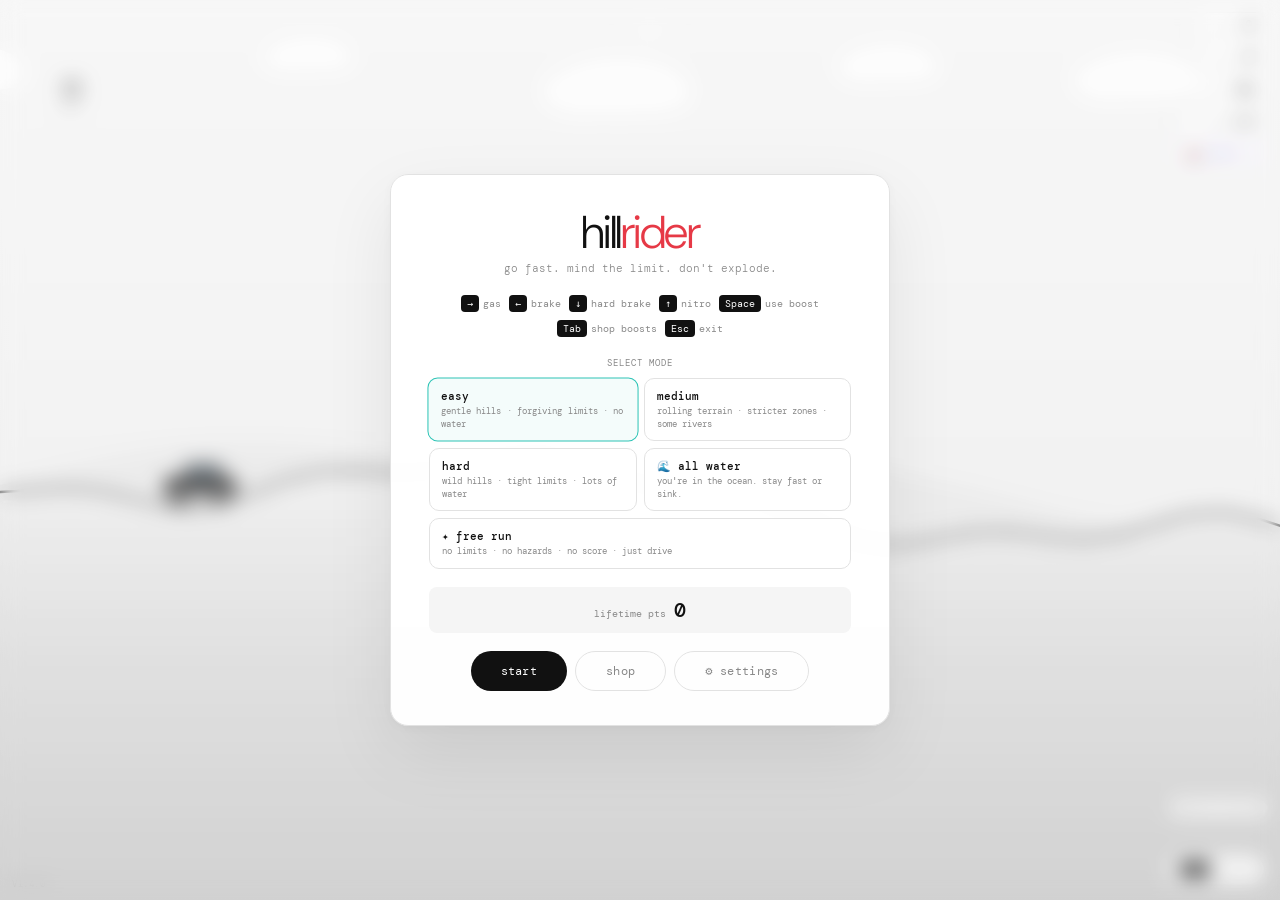
<file: index.html>
<!DOCTYPE html>
<html lang="en">
<head>
  <meta charset="UTF-8"/>
  <meta name="viewport" content="width=device-width,initial-scale=1.0"/>
  <meta name="description" content="go fast. mind the limit. don't explode.">
  <title>hill rider v1.4.0</title>
  <link rel="stylesheet" href="style.css"/>
  <link rel="apple-touch-icon" sizes="180x180" href="favicons/apple-touch-icon.png">
  <link rel="icon" type="image/png" sizes="32x32" href="favicons/favicon-32x32.png">
  <link rel="icon" type="image/png" sizes="16x16" href="favicons/favicon-16x16.png">
  <link rel="icon" type="image/x-icon" href="favicons/images/favicon.ico">
  <link rel="sitemap" type="application/xml" title="Sitemap" href="/sitemap.xml" />
</head>
<body>

<canvas id="game-canvas"></canvas>

<!-- ── SPEED WARNING ── -->
<div id="speed-warning" class="sw-hidden">
  <div id="sw-text">slow down!</div>
  <div id="sw-timer">0:300</div>
</div>

<!-- ── WELCOME ── -->
<div id="welcome-screen">
  <div class="overlay-panel">
    <div class="logo">hill<em>rider</em></div>
    <p class="sub">go fast. mind the limit. don't explode.</p>

    <div class="controls-row">
      <span class="ctrl-item"><kbd>→</kbd> gas</span>
      <span class="ctrl-item"><kbd>←</kbd> brake</span>
      <span class="ctrl-item"><kbd>↓</kbd> hard brake</span>
      <span class="ctrl-item"><kbd>↑</kbd> nitro</span>
      <span class="ctrl-item"><kbd>Space</kbd> use boost</span>
      <span class="ctrl-item"><kbd>Tab</kbd> shop boosts</span>
      <span class="ctrl-item"><kbd>Esc</kbd> exit</span>
    </div>

    <div class="section-label">select mode</div>
    <div id="mode-picker">
      <button class="mode-btn active" data-mode="easy">
        <span class="mode-name">easy</span>
        <span class="mode-desc">gentle hills · forgiving limits · no water</span>
      </button>
      <button class="mode-btn" data-mode="medium">
        <span class="mode-name">medium</span>
        <span class="mode-desc">rolling terrain · stricter zones · some rivers</span>
      </button>
      <button class="mode-btn" data-mode="hard">
        <span class="mode-name">hard</span>
        <span class="mode-desc">wild hills · tight limits · lots of water</span>
      </button>
      <button class="mode-btn" data-mode="water">
        <span class="mode-name">🌊 all water</span>
        <span class="mode-desc">you're in the ocean. stay fast or sink.</span>
      </button>
      <button class="mode-btn freerun-btn" data-mode="freerun">
        <span class="mode-name">✦ free run</span>
        <span class="mode-desc">no limits · no hazards · no score · just drive</span>
      </button>
    </div>

    <div id="lifetime-block">
      <span class="lt-label">lifetime pts</span>
      <span class="lt-value" id="lifetime-display">0</span>
    </div>

    <div id="modifier-active-banner" class="mod-active-banner hidden"></div>

    <div class="welcome-btns">
      <button class="pill-btn" id="start-btn">start</button>
      <button class="pill-btn ghost" id="open-shop-welcome">shop</button>
      <button class="pill-btn ghost" id="open-settings-btn">⚙ settings</button>
    </div>
  </div>
</div>

<!-- ── HUD ── -->
<div id="hud">
  <div id="speedo-col">
    <div id="speedometer">
      <canvas id="speedo-canvas" width="110" height="110"></canvas>
      <div id="speed-digits">0</div>
      <div id="speed-unit">mph</div>
    </div>
    <!-- Speed limit sign sits right below speedo, visible when in zone -->
    <div id="zone-sign" class="zs-hidden">
      <div class="zs-ring">
        <span id="zs-val">60</span>
        <span class="zs-unit">limit</span>
      </div>
    </div>
  </div>

  <div id="hud-center">
    <div id="mode-badge"></div>
    <div id="modifier-hud-badge"></div>
    <div id="freerun-banner" class="fr-hidden">no scoring · just drive</div>
  </div>

  <div id="hud-right">
    <div class="hud-chip" id="score-chip">
      <span class="chip-label">score</span>
      <span class="chip-val" id="score">0</span>
    </div>
    <div class="hud-chip">
      <span class="chip-label">total</span>
      <span class="chip-val" id="total-score">0</span>
    </div>
    <div class="hud-chip" id="dist-chip">
      <span class="chip-label">dist</span>
      <span class="chip-val" id="dist-val">0m</span>
    </div>
    <div class="hud-chip" id="diff-chip">
      <span class="chip-label">×diff</span>
      <span class="chip-val" id="diff-val">1.0</span>
    </div>
    <div class="hud-chip chip-hidden" id="cruise-chip">
      <span class="chip-val" id="cruise-val">🚗 press C</span>
    </div>
  </div>
</div>

<!-- ── PROXIMITY ALERTS container (injected by JS) ── -->
<div id="proximity-alerts"></div>

<!-- ── BOOST MENU ── -->
<div id="boost-menu" class="hidden">
  <div class="boost-menu-inner">
    <div class="boost-menu-title">instant boosts &nbsp;<kbd>Tab</kbd> to close</div>
    <div id="boost-menu-grid"></div>
  </div>
</div>
<div id="boost-hint"><kbd>Tab</kbd> boosts</div>

<!-- ── DEATH SCREEN — shop is via button only ── -->
<div id="death-screen" class="hidden">
  <div class="overlay-panel death-panel">
    <div class="death-emoji" id="death-emoji">💥</div>
    <div class="death-title" id="death-title">you exploded</div>
    <div class="death-reason" id="death-reason"></div>

    <div class="score-row">
      <div class="score-col">
        <div class="sc-label">this run</div>
        <div class="sc-val" id="final-score">0</div>
      </div>
      <div class="score-divider"></div>
      <div class="score-col">
        <div class="sc-label">lifetime pts</div>
        <div class="sc-val" id="lifetime-total">0</div>
      </div>
    </div>

    <div class="death-btns">
      <button class="pill-btn" id="restart-btn">try again</button>
      <button class="pill-btn ghost" id="open-shop-death">shop</button>
      <button class="pill-btn ghost" id="change-mode-btn">change mode</button>
      <button class="pill-btn ghost danger" id="reset-btn">reset all</button>
    </div>
  </div>
</div>

<!-- ── SHOP SCREEN (shared, opened from welcome or death) ── -->
<div id="shop-screen" class="hidden">
  <div class="overlay-panel death-panel">
    <div class="death-title">shop</div>
    <div class="death-reason">queue power-ups for your next run</div>
    <div class="score-row" style="margin-bottom:14px">
      <div class="score-col">
        <div class="sc-label">lifetime pts</div>
        <div class="sc-val" id="shop-lifetime">0</div>
      </div>
    </div>
    <div class="section-label">power-ups</div>
    <div id="shop-grid-welcome"></div>
    <div class="death-btns" style="margin-top:14px">
      <button class="pill-btn ghost" id="close-shop-btn">back</button>
    </div>
  </div>
</div>

<!-- ── ACTIVE POWERUP BADGES ── -->
<div id="active-powerups"></div>

<!-- ── STORED BOOSTS BAR (bottom centre) ── -->
<div id="stored-boosts-hud"></div>

<!-- ── OCEAN DEPTH HUD ── -->
<div id="depth-hud">
  <div class="depth-chip" id="depth-chip-m">
    <span class="depth-chip-label">depth</span>
    <span id="depth-val">0m</span>
  </div>
  <div class="depth-chip" id="depth-chip-warn" style="display:none">
    <span>⚠️ sinking</span>
  </div>
</div>

<!-- ── ZONE EDGE FLASH ── -->
<div id="zone-edge-flash"></div>

<!-- ── TOAST ── -->
<div id="toast"></div>

<!-- ── VERSION BADGE ── -->
<div id="version-badge">V1.4.0</div>

<!-- ── SETTINGS SCREEN ── -->
<div id="settings-screen" class="hidden">
  <div class="overlay-panel death-panel">
    <div class="death-title">settings</div>
    <div class="death-reason">audio &amp; difficulty modifiers</div>

    <div class="section-label">audio</div>
    <div class="settings-grid">
      <div class="setting-row">
        <span class="setting-label">🔊 sound effects</span>
        <button class="toggle-btn active" id="sound-toggle">on</button>
      </div>
      <div class="setting-row">
        <span class="setting-label">🎵 background music</span>
        <button class="toggle-btn active" id="music-toggle">on</button>
      </div>
    </div>

    <div class="section-label" style="margin-top:18px">difficulty modifier</div>
    <p class="mod-subtitle">stacks on top of selected mode · affects all modes</p>
    <div class="modifier-picker" id="modifier-picker">
      <button class="mod-btn" data-mod="easy">
        <span class="mod-name">🍃 easy</span>
        <span class="mod-desc">+50% speed limits · no obstacles · ×0.5 pts</span>
      </button>
      <button class="mod-btn" data-mod="normal">
        <span class="mod-name">● normal</span>
        <span class="mod-desc">default rules · standard scoring</span>
      </button>
      <button class="mod-btn" data-mod="hard">
        <span class="mod-name">💀 hard</span>
        <span class="mod-desc">−50% speed limits · ×3 obstacles · ×2 pts</span>
      </button>
    </div>

    <div class="death-btns" style="margin-top:18px">
      <button class="pill-btn ghost" id="close-settings-btn">back</button>
    </div>
  </div>
</div>

<!-- ── KONAMI KEY DISPLAY ── -->
<div id="konami-display"></div>

<!-- ── CHEAT LOCK SCREEN ── -->
<div id="cheat-lock" class="hidden">
  <div class="overlay-panel death-panel cheat-panel">
    <div class="death-emoji">🔐</div>
    <div class="death-title">enter code</div>
    <div class="death-reason" id="cheat-lock-hint">hint: birthday</div>
    <div class="cheat-digits" id="cheat-digits">
      <span class="cd-slot" id="cd0">_</span>
      <span class="cd-slot" id="cd1">_</span>
      <span class="cd-slot" id="cd2">_</span>
      <span class="cd-slot" id="cd3">_</span>
      <span class="cd-slot" id="cd4">_</span>
      <span class="cd-slot" id="cd5">_</span>
    </div>
    <div class="cheat-lock-err hidden" id="cheat-lock-err">✗ wrong code — try again</div>
    <div class="cheat-lock-opts">
      <button class="toggle-btn" id="cheat-show-btn">show</button>
      <button class="pill-btn ghost" id="cheat-lock-cancel">cancel</button>
    </div>
  </div>
</div>

<!-- ── CHEAT MENU ("race") ── -->
<div id="cheat-menu" class="hidden">
  <div class="overlay-panel death-panel cheat-panel">
    <div class="death-emoji">🎮</div>
    <div class="death-title">cheat menu</div>
    <div class="death-reason">type <kbd style="background:#e63946;color:#fff">race</kbd> anytime to open · <kbd>Esc</kbd> to close</div>
    <div class="section-label" style="margin-top:14px">select a cheat</div>
    <div id="cheat-menu-grid"></div>
    <div class="death-btns" style="margin-top:14px">
      <button class="pill-btn ghost" id="close-cheat-btn">close</button>
    </div>
  </div>
</div>

<!-- ── MOBILE / TABLET BLOCK ── -->
<div id="mobile-block" class="hidden">
  <div class="mobile-block-inner">
    <div class="mb-icon">🖥️</div>
    <h1 class="mb-title">desktop only</h1>
    <p class="mb-sub">hill rider needs a keyboard to play and isn't supported on mobile or tablet devices.</p>
    <p class="mb-sub mb-hint">open this page on a laptop or desktop computer to start driving.</p>
  </div>
</div>

<!-- ── REPORT ERROR BUTTON ── -->
<a id="report-error-btn" href="https://forms.gle/LC7K6S8KTzNj9bzL9" target="_blank" rel="noopener noreferrer">
  report an error
</a>

<!-- ── LOADING SCREEN ── -->
<div id="loading-screen" class="hidden">
  <div class="loading-inner">
    <div class="loading-dots">
      <span></span><span></span><span></span>
    </div>
    <div class="loading-text">generating track…</div>
  </div>
</div>

<script src="game.js"></script>
</body>
</html>
</file>
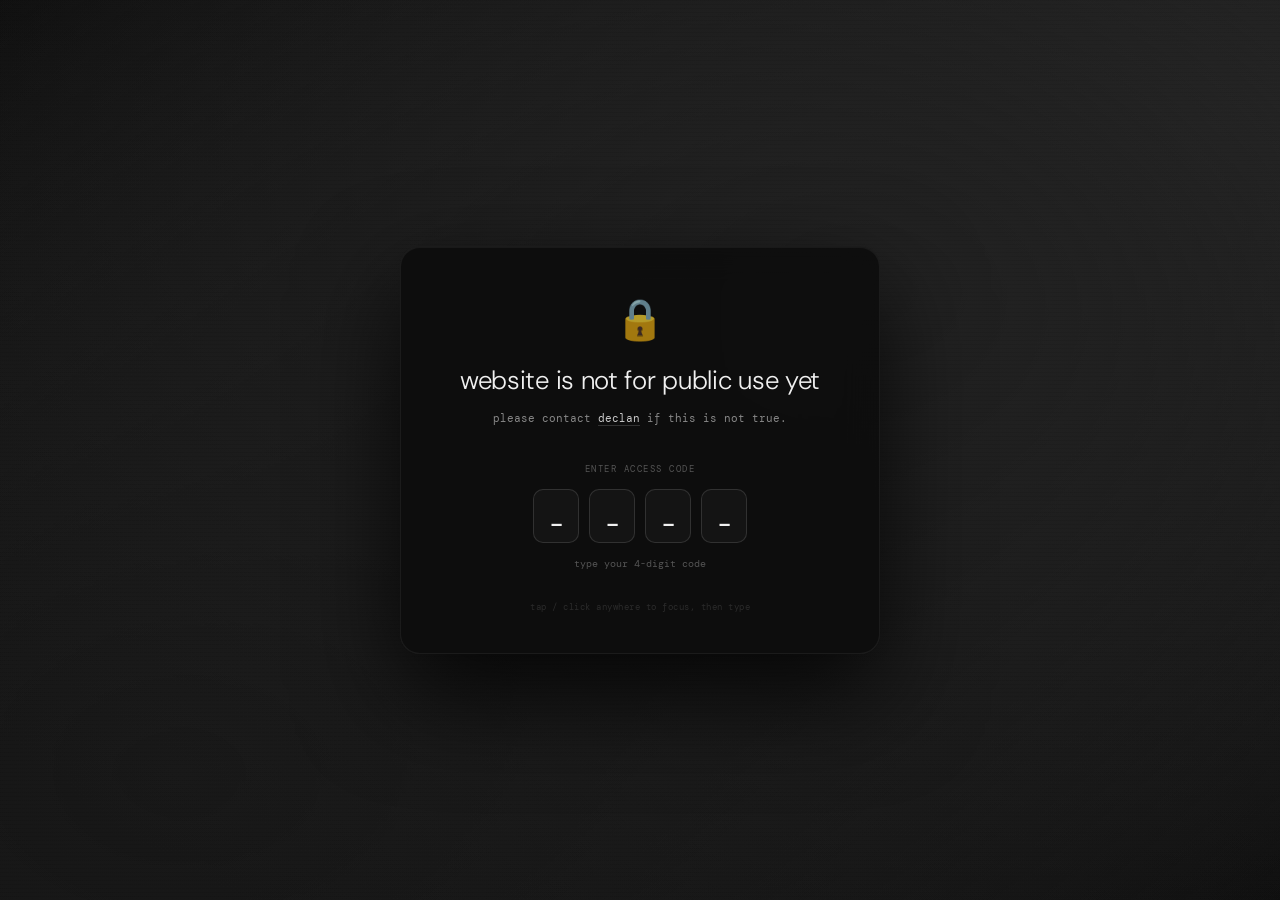
<file: dev.html>
<!DOCTYPE html>
<html lang="en">
<head>
  <meta charset="UTF-8"/>
  <meta name="viewport" content="width=device-width,initial-scale=1.0"/>
  <title>hill rider — not available</title>
  <style>
    @import url('https://fonts.googleapis.com/css2?family=DM+Sans:wght@300;400;600&family=DM+Mono:wght@400;500&display=swap');

    *, *::before, *::after { box-sizing: border-box; margin: 0; padding: 0; }

    :root {
      --ink:   #f0f0f0;
      --muted: #888;
      --dim:   #555;
      --line:  rgba(255,255,255,0.08);
      --red:   #e63946;
      --accent:#ccc;
    }

    /* ── Animated gradient background ── */
    body {
      min-height: 100dvh;
      display: flex;
      align-items: center;
      justify-content: center;
      font-family: 'DM Mono', monospace;
      overflow: hidden;
      background: #000;
    }

    /* Layered moving gradient blobs */
    body::before,
    body::after {
      content: '';
      position: fixed;
      inset: -40%;
      border-radius: 50%;
      animation: blobSpin 18s linear infinite;
      z-index: 0;
    }
    body::before {
      background: radial-gradient(ellipse at 40% 55%, #1a1a1a 0%, transparent 65%),
                  radial-gradient(ellipse at 75% 30%, #2a2a2a 0%, transparent 60%),
                  radial-gradient(ellipse at 20% 80%, #111 0%, transparent 55%);
      animation-duration: 22s;
    }
    body::after {
      background: radial-gradient(ellipse at 60% 40%, #222 0%, transparent 55%),
                  radial-gradient(ellipse at 30% 70%, #181818 0%, transparent 60%);
      animation-direction: reverse;
      animation-duration: 16s;
    }

    @keyframes blobSpin {
      0%   { transform: rotate(0deg)   scale(1);    }
      33%  { transform: rotate(120deg) scale(1.08); }
      66%  { transform: rotate(240deg) scale(0.96); }
      100% { transform: rotate(360deg) scale(1);    }
    }

    /* Scanline shimmer overlay */
    .scanlines {
      position: fixed;
      inset: 0;
      z-index: 1;
      background: repeating-linear-gradient(
        0deg,
        transparent,
        transparent 3px,
        rgba(0,0,0,0.07) 3px,
        rgba(0,0,0,0.07) 4px
      );
      pointer-events: none;
    }

    /* ── Card ── */
    .card {
      position: relative;
      z-index: 10;
      max-width: 480px;
      width: 90%;
      padding: 52px 44px 40px;
      border: 1px solid rgba(255,255,255,0.06);
      border-radius: 20px;
      background: rgba(12,12,12,0.88);
      backdrop-filter: blur(18px) saturate(0.6);
      text-align: center;
      box-shadow: 0 40px 100px rgba(0,0,0,0.8), inset 0 1px 0 rgba(255,255,255,0.05);
    }

    .lock-icon {
      font-size: 40px;
      line-height: 1;
      margin-bottom: 24px;
      opacity: 0.7;
    }

    h1 {
      font-family: 'DM Sans', sans-serif;
      font-weight: 300;
      font-size: 26px;
      letter-spacing: -0.3px;
      color: var(--ink);
      margin-bottom: 12px;
    }

    .subtitle {
      font-size: 11px;
      color: var(--muted);
      line-height: 1.7;
      margin-bottom: 36px;
    }

    .subtitle a {
      color: var(--accent);
      text-decoration: none;
      border-bottom: 1px solid rgba(255,255,255,0.15);
    }

    /* ── Code entry ── */
    .code-label {
      font-size: 9px;
      color: var(--dim);
      letter-spacing: 1.5px;
      text-transform: uppercase;
      margin-bottom: 14px;
    }

    .code-digits {
      display: flex;
      gap: 10px;
      justify-content: center;
      margin-bottom: 14px;
    }

    .cd-slot {
      width: 46px;
      height: 54px;
      border: 1.5px solid rgba(255,255,255,0.12);
      border-radius: 10px;
      background: rgba(255,255,255,0.03);
      display: flex;
      align-items: center;
      justify-content: center;
      font-family: 'DM Mono', monospace;
      font-size: 22px;
      font-weight: 500;
      color: var(--ink);
      transition: border-color 0.15s, background 0.15s;
    }

    .cd-slot.filled {
      border-color: rgba(255,255,255,0.28);
      background: rgba(255,255,255,0.05);
    }

    .cd-slot.error {
      border-color: var(--red);
      color: var(--red);
      animation: shake 0.36s ease;
    }

    .cd-slot.success {
      border-color: #2ec4b6;
      color: #2ec4b6;
    }

    @keyframes shake {
      0%,100% { transform: translateX(0); }
      20%      { transform: translateX(-5px); }
      50%      { transform: translateX(5px); }
      80%      { transform: translateX(-3px); }
    }

    .code-hint {
      font-size: 10px;
      color: var(--dim);
      margin-bottom: 10px;
      min-height: 16px;
      transition: color 0.15s;
    }

    .code-hint.err { color: #e63946; }
    .code-hint.ok  { color: #2ec4b6; }

    .code-instruction {
      font-size: 9px;
      color: rgba(255,255,255,0.12);
      margin-top: 28px;
      letter-spacing: 0.5px;
    }

    /* Hidden real input that captures keypresses */
    #real-input {
      position: absolute;
      opacity: 0;
      width: 0;
      height: 0;
      pointer-events: none;
    }
  </style>
</head>
<body>

<div class="scanlines"></div>

<div class="card" id="card">
  <div class="lock-icon">🔒</div>
  <h1>website is not for public use yet</h1>
  <p class="subtitle">
    please contact <a href="mailto:mrdkmkl@gmail.com">declan</a> if this is not true.
  </p>

  <div class="code-label">enter access code</div>
  <div class="code-digits">
    <span class="cd-slot" id="d0">_</span>
    <span class="cd-slot" id="d1">_</span>
    <span class="cd-slot" id="d2">_</span>
    <span class="cd-slot" id="d3">_</span>
  </div>
  <div class="code-hint" id="code-hint">type your 4-digit code</div>

  <input id="real-input" type="tel" inputmode="numeric" maxlength="4" autocomplete="off"/>

  <p class="code-instruction">tap / click anywhere to focus, then type</p>
</div>

<script>
  const CORRECT = '2013';
  const slots   = [
    document.getElementById('d0'),
    document.getElementById('d1'),
    document.getElementById('d2'),
    document.getElementById('d3'),
  ];
  const hintEl  = document.getElementById('code-hint');
  const input   = document.getElementById('real-input');
  let   typed   = '';
  let   locked  = false;

  // Focus hidden input on any click/tap
  document.addEventListener('click', () => input.focus());
  document.addEventListener('touchstart', () => input.focus(), { passive:true });
  setTimeout(() => input.focus(), 200);

  function render() {
    slots.forEach((sl, i) => {
      const ch = typed[i];
      sl.textContent = ch ? '•' : '_';
      sl.classList.toggle('filled', !!ch);
      sl.classList.remove('error', 'success');
    });
    hintEl.className = 'code-hint';
    hintEl.textContent = typed.length === 0 ? 'type your 4-digit code' : `${typed.length} / 4 digits`;
  }

  function flash(state) {
    // state: 'error' | 'success'
    slots.forEach(sl => sl.classList.add(state));
    if (state === 'error') {
      hintEl.className = 'code-hint err';
      hintEl.textContent = '✗ wrong code — try again';
      setTimeout(() => { typed = ''; input.value = ''; render(); }, 820);
    } else {
      hintEl.className = 'code-hint ok';
      hintEl.textContent = '✓ access granted — entering…';
      // Set bypass flag so game.js DEV_MODE gate lets you through
      try { localStorage.setItem('hillrider_devBypass', 'true'); } catch(e) {}
      setTimeout(() => window.location.replace('index.html'), 900);
    }
  }

  input.addEventListener('input', () => {
    if (locked) return;
    // strip non-digits
    const raw = input.value.replace(/\D/g,'').slice(0, 4);
    input.value = raw;
    typed = raw;
    render();
    if (typed.length === 4) {
      locked = true;
      setTimeout(() => {
        if (typed === CORRECT) {
          flash('success');
        } else {
          flash('error');
          setTimeout(() => { locked = false; }, 830);
        }
      }, 120);
    }
  });

  // Physical keyboard fallback (desktop)
  document.addEventListener('keydown', e => {
    if (locked) return;
    if (e.key >= '0' && e.key <= '9' && typed.length < 4) {
      typed += e.key;
      input.value = typed;
      render();
      if (typed.length === 4) {
        locked = true;
        setTimeout(() => {
          if (typed === CORRECT) {
            flash('success');
          } else {
            flash('error');
            setTimeout(() => { locked = false; }, 830);
          }
        }, 120);
      }
    } else if (e.key === 'Backspace') {
      typed = typed.slice(0, -1);
      input.value = typed;
      render();
    }
  });

  render();
</script>
</body>
</html>
</file>
<file: style.css>
@import url('https://fonts.googleapis.com/css2?family=DM+Mono:wght@300;400;500&family=DM+Sans:wght@300;400;500&display=swap');

*,*::before,*::after{box-sizing:border-box;margin:0;padding:0}

:root{
  --ink:#111;--muted:#888;--line:#e2e2e2;--bg:#fff;
  --red:#e63946;--teal:#2ec4b6;--amber:#f4a261;
  --gold:#f9c74f;--water:#4a9edd;--violet:#7b68ee;
  --panel:rgba(255,255,255,0.97);
  --ease:cubic-bezier(0.16,1,0.3,1);
}

body{background:var(--bg);font-family:'DM Mono',monospace;overflow:hidden;width:100vw;height:100vh;color:var(--ink)}
#game-canvas{display:block;position:fixed;inset:0;width:100vw;height:100vh}

/* ──────────────────────────────
   SPEED WARNING
────────────────────────────── */
#speed-warning{
  position:fixed;inset:0;z-index:200;pointer-events:none;
  display:flex;flex-direction:column;align-items:center;justify-content:center;
  background:rgba(230,57,70,0);
  transition:background 0.15s ease;
}
#speed-warning.sw-active{background:rgba(230,57,70,0.2)}
#speed-warning.sw-hidden{display:none}

#sw-text{
  font-family:'DM Sans',sans-serif;font-size:54px;font-weight:300;
  color:var(--red);letter-spacing:-1px;
  opacity:0;transform:scale(0.88);
  transition:opacity 0.18s var(--ease),transform 0.2s var(--ease);
  text-shadow:0 2px 24px rgba(230,57,70,0.25);
}
#speed-warning.sw-active #sw-text{opacity:1;transform:scale(1)}

#sw-timer{
  font-family:'DM Mono',monospace;font-size:30px;font-weight:500;
  color:var(--red);margin-top:8px;letter-spacing:3px;
  font-variant-numeric:tabular-nums;
  opacity:0;transition:opacity 0.18s;
}
#speed-warning.sw-active #sw-timer{opacity:0.9}

/* ──────────────────────────────
   OVERLAYS
────────────────────────────── */
#welcome-screen,#death-screen,#shop-screen{
  position:fixed;inset:0;z-index:100;
  display:flex;align-items:center;justify-content:center;
  backdrop-filter:blur(10px) saturate(0.65);
  background:rgba(255,255,255,0.22);
  transition:opacity 0.3s var(--ease);
}
#welcome-screen.fade-out{opacity:0;pointer-events:none}
#death-screen.hidden,#shop-screen.hidden{display:none}

.overlay-panel{
  background:var(--panel);border:1px solid var(--line);border-radius:18px;
  padding:34px 38px;max-width:500px;width:94%;text-align:center;
  box-shadow:0 28px 70px rgba(0,0,0,0.08),0 2px 8px rgba(0,0,0,0.04);
  animation:panelIn 0.4s var(--ease) both;
  max-height:90vh;overflow-y:auto;scrollbar-width:none;
}
.overlay-panel::-webkit-scrollbar{display:none}
@keyframes panelIn{from{opacity:0;transform:translateY(14px)}to{opacity:1;transform:translateY(0)}}

.logo{font-family:'DM Sans',sans-serif;font-weight:300;font-size:46px;letter-spacing:-1.5px;line-height:1;margin-bottom:6px}
.logo em{font-style:normal;color:var(--red)}
.sub{font-size:11px;color:var(--muted);margin-bottom:20px;font-weight:300}

.controls-row{display:flex;flex-wrap:wrap;gap:8px;justify-content:center;margin-bottom:20px}
.ctrl-item{font-size:10px;color:var(--muted);display:flex;align-items:center;gap:4px}
kbd{background:var(--ink);color:#fff;border-radius:4px;padding:2px 6px;font-family:'DM Mono',monospace;font-size:10px}

.section-label{font-size:9px;color:var(--muted);letter-spacing:1px;text-transform:uppercase;margin-bottom:9px}

/* ──────────────────────────────
   MODE PICKER
────────────────────────────── */
#mode-picker{display:grid;grid-template-columns:1fr 1fr;gap:7px;margin-bottom:18px}
.freerun-btn{grid-column:1/-1}

.mode-btn{
  background:#fff;border:1.5px solid var(--line);border-radius:10px;
  padding:10px 12px;cursor:pointer;text-align:left;
  transition:border-color 0.16s,transform 0.14s var(--ease),box-shadow 0.16s;
  font-family:'DM Mono',monospace;
}
.mode-btn:hover{border-color:var(--ink);transform:translateY(-1px);box-shadow:0 4px 14px rgba(0,0,0,0.07)}
.mode-btn.active{border-color:var(--ink);background:#f8f8f8}
.mode-btn[data-mode="easy"].active{border-color:var(--teal);background:rgba(46,196,182,0.05)}
.mode-btn[data-mode="hard"].active{border-color:var(--red);background:rgba(230,57,70,0.04)}
.mode-btn[data-mode="water"].active{border-color:var(--water);background:rgba(74,158,221,0.06)}
.mode-btn[data-mode="freerun"].active{border-color:var(--violet);background:rgba(123,104,238,0.05)}
.mode-name{display:block;font-size:11px;font-weight:500;color:var(--ink);margin-bottom:2px}
.mode-desc{display:block;font-size:9px;color:var(--muted);line-height:1.4}

#lifetime-block{
  display:flex;align-items:baseline;justify-content:center;gap:8px;
  margin-bottom:18px;padding:10px 16px;background:#f5f5f5;border-radius:8px;
}
.lt-label{font-size:10px;color:var(--muted)}
.lt-value{font-size:20px;font-weight:500;letter-spacing:-0.5px}

/* ──────────────────────────────
   BUTTONS
────────────────────────────── */
.pill-btn{
  font-family:'DM Mono',monospace;font-size:12px;background:var(--ink);
  color:#fff;border:none;padding:11px 30px;cursor:pointer;border-radius:100px;
  transition:transform 0.13s var(--ease),opacity 0.13s;letter-spacing:0.3px;
}
.pill-btn:hover{transform:translateY(-1px);opacity:0.87}
.pill-btn:active{transform:translateY(1px)}
.pill-btn.ghost{background:transparent;color:var(--muted);border:1px solid var(--line)}
.pill-btn.ghost:hover{color:var(--ink);border-color:var(--ink)}
.pill-btn.danger{color:var(--red);border-color:rgba(230,57,70,0.3)}
.pill-btn.danger:hover{border-color:var(--red)}
.welcome-btns,.death-btns{display:flex;gap:8px;justify-content:center;flex-wrap:wrap}

/* ──────────────────────────────
   HUD
────────────────────────────── */
#hud{
  position:fixed;top:0;left:0;right:0;pointer-events:none;
  z-index:50;display:flex;justify-content:space-between;align-items:flex-start;
  padding:12px 16px;
}

#speedo-col{display:flex;flex-direction:column;align-items:center;flex-shrink:0;gap:6px}

#speedometer{position:relative;width:110px;height:110px}
#speed-digits{
  position:absolute;bottom:20px;left:50%;transform:translateX(-50%);
  font-family:'DM Sans',sans-serif;font-size:26px;font-weight:400;
  color:var(--ink);line-height:1;letter-spacing:-1px;
  transition:color 0.3s;
}
#speed-digits.boosting{color:var(--teal)}
#speed-unit{
  position:absolute;bottom:9px;left:50%;transform:translateX(-50%);
  font-size:8px;color:var(--muted);letter-spacing:1px;
}

/* ── ZONE SIGN below speedo ── */
#zone-sign{
  width:58px;height:58px;
  border-radius:50%;
  background:#fff;
  border:4px solid var(--red);
  display:flex;align-items:center;justify-content:center;
  box-shadow:0 2px 12px rgba(230,57,70,0.18);
  opacity:1;transform:scale(1);
  transition:opacity 0.25s var(--ease),transform 0.25s var(--ease);
}
#zone-sign.zs-hidden{opacity:0;transform:scale(0.75);pointer-events:none}
.zs-ring{display:flex;flex-direction:column;align-items:center;justify-content:center;gap:1px}
#zs-val{font-family:'DM Sans',sans-serif;font-size:16px;font-weight:500;color:var(--ink);line-height:1}
.zs-unit{font-size:7px;color:var(--muted);letter-spacing:0.5px;line-height:1}

#hud-center{
  flex:1;display:flex;flex-direction:column;
  align-items:center;padding-top:14px;gap:7px;
}
#mode-badge{
  background:rgba(255,255,255,0.9);border:1px solid var(--line);
  border-radius:100px;padding:4px 14px;font-size:10px;color:var(--muted);
  backdrop-filter:blur(4px);
}

#freerun-banner{
  background:rgba(123,104,238,0.1);border:1px solid rgba(123,104,238,0.3);
  border-radius:100px;padding:4px 14px;font-size:9px;color:var(--violet);
  backdrop-filter:blur(4px);letter-spacing:0.3px;
  transition:opacity 0.3s,transform 0.3s var(--ease);
}
#freerun-banner.fr-hidden{opacity:0;transform:translateY(-4px);pointer-events:none}

#hud-right{display:flex;flex-direction:column;align-items:flex-end;gap:5px}
.hud-chip{
  background:rgba(255,255,255,0.92);border:1px solid var(--line);
  border-radius:8px;padding:4px 10px;display:flex;align-items:baseline;gap:6px;
  backdrop-filter:blur(4px);
  transition:opacity 0.25s var(--ease),transform 0.25s var(--ease);
}
.hud-chip.chip-hidden{opacity:0;transform:translateY(-3px);pointer-events:none}
.chip-label{font-size:8px;color:var(--muted);letter-spacing:0.5px}
.chip-val{font-size:13px;font-weight:500;letter-spacing:-0.3px;transition:color 0.3s}

/* NOTE: no animation:blink on #limit-chip — zone-sign handles the visual */
#diff-chip .chip-val{transition:color 0.6s}

/* ──────────────────────────────
   PROXIMITY ALERTS
────────────────────────────── */
#proximity-alerts{
  position:fixed;top:132px;left:50%;transform:translateX(-50%);
  display:flex;flex-direction:column;align-items:center;gap:7px;
  z-index:60;pointer-events:none;
}

.prox-alert{
  display:flex;align-items:center;gap:10px;
  background:rgba(255,255,255,0.94);
  border:1.5px solid var(--line);border-radius:100px;
  padding:7px 18px 7px 13px;
  backdrop-filter:blur(10px);
  box-shadow:0 4px 20px rgba(0,0,0,0.07);
  opacity:0;transform:translateY(-8px) scale(0.95);
  transition:opacity 0.22s var(--ease),transform 0.24s var(--ease),border-color 0.2s;
  white-space:nowrap;
  will-change:opacity,transform;
}
.prox-alert.prox-visible{opacity:1;transform:translateY(0) scale(1)}
.prox-zone{border-color:rgba(230,57,70,0.35)}
.prox-zone.prox-visible .pa-title{color:var(--red)}
.prox-obs{border-color:rgba(244,162,97,0.4)}
.prox-obs.pa-urgent{border-color:rgba(244,162,97,0.85);animation:obsUrgent 0.45s ease-in-out infinite}
.prox-water{border-color:rgba(74,158,221,0.4)}
.prox-water-active{border-color:rgba(74,158,221,0.8);animation:waterPulse 0.85s ease-in-out infinite}

@keyframes obsUrgent{0%,100%{box-shadow:0 4px 20px rgba(244,162,97,0.08)}50%{box-shadow:0 4px 28px rgba(244,162,97,0.38)}}
@keyframes waterPulse{0%,100%{box-shadow:0 4px 20px rgba(74,158,221,0.08)}50%{box-shadow:0 4px 28px rgba(74,158,221,0.35)}}

.pa-icon{font-size:16px;line-height:1;flex-shrink:0}
.pa-body{display:flex;flex-direction:column}
.pa-title{font-size:11px;font-weight:500;color:var(--ink);letter-spacing:0.1px;line-height:1.2}
.pa-sub{font-size:9px;color:var(--muted);letter-spacing:0.2px;line-height:1.2}
.pa-dist{font-variant-numeric:tabular-nums;font-weight:500;color:var(--ink)}

/* ──────────────────────────────
   BOOST MENU
────────────────────────────── */
#boost-menu{
  position:fixed;inset:0;z-index:80;
  display:flex;align-items:center;justify-content:center;
  backdrop-filter:blur(8px) saturate(0.65);
  background:rgba(255,255,255,0.2);
}
#boost-menu.hidden{display:none}
.boost-menu-inner{
  background:var(--panel);border:1px solid var(--line);border-radius:16px;
  padding:26px 30px;max-width:440px;width:92%;
  animation:panelIn 0.26s var(--ease) both;
}
.boost-menu-title{font-size:10px;color:var(--muted);margin-bottom:14px;display:flex;align-items:center;justify-content:center;gap:8px}

#boost-hint{
  position:fixed;bottom:16px;right:16px;z-index:50;
  background:rgba(255,255,255,0.88);border:1px solid var(--line);
  border-radius:100px;padding:5px 12px;font-size:10px;color:var(--muted);
  backdrop-filter:blur(4px);display:flex;align-items:center;gap:5px;pointer-events:none;
}

/* ──────────────────────────────
   DEATH SCREEN
────────────────────────────── */
.death-panel{max-width:480px}
.death-emoji{font-size:44px;line-height:1;margin-bottom:8px}
.death-title{font-family:'DM Sans',sans-serif;font-size:30px;font-weight:300;letter-spacing:-0.5px;margin-bottom:3px}
.death-reason{font-size:10px;color:var(--muted);margin-bottom:18px;letter-spacing:0.3px;min-height:14px}

.score-row{display:flex;align-items:center;justify-content:center;margin-bottom:20px;background:#f7f7f7;border-radius:10px;overflow:hidden}
.score-col{flex:1;padding:12px 14px}
.score-divider{width:1px;height:36px;background:var(--line);flex-shrink:0}
.sc-label{font-size:8px;color:var(--muted);letter-spacing:0.5px;margin-bottom:3px}
.sc-val{font-size:24px;font-weight:500;letter-spacing:-1px}

/* ──────────────────────────────
   SHOP CARDS
────────────────────────────── */
#shop-grid-welcome,#boost-menu-grid{display:grid;grid-template-columns:1fr 1fr;gap:7px;margin-bottom:14px}
#boost-menu-grid{margin-bottom:0}

.shop-card{
  border:1px solid var(--line);border-radius:10px;padding:11px 12px;
  text-align:left;cursor:pointer;background:#fff;
  transition:border-color 0.15s,transform 0.13s var(--ease),box-shadow 0.15s;
}
.shop-card:hover:not(.disabled):not(.owned){border-color:var(--ink);transform:translateY(-1px);box-shadow:0 4px 14px rgba(0,0,0,0.07)}
.shop-card.disabled{opacity:0.32;cursor:not-allowed}
.shop-card.owned{border-color:var(--teal);background:rgba(46,196,182,0.04);cursor:default}
.shop-card.boost-card{border-color:rgba(244,162,97,0.45);background:rgba(244,162,97,0.04)}
.shop-card.boost-card:hover:not(.disabled){border-color:var(--amber)}

.shop-card-icon{font-size:17px;margin-bottom:4px}
.shop-card-name{font-size:11px;font-weight:500;color:var(--ink);margin-bottom:2px}
.shop-card-desc{font-size:9px;color:var(--muted);line-height:1.4;margin-bottom:5px}
.shop-card-cost{font-size:9px;color:var(--ink);background:#f0f0f0;border-radius:4px;padding:2px 6px;display:inline-block}
.shop-card.owned .shop-card-cost{background:rgba(46,196,182,0.15);color:var(--teal)}
.shop-card.boost-card .shop-card-cost{background:rgba(244,162,97,0.18);color:#a05010}
.cost-rising{font-size:8px;color:var(--muted);margin-left:3px}

/* ──────────────────────────────
   ACTIVE BADGES
────────────────────────────── */
#active-powerups{
  position:fixed;bottom:18px;left:50%;transform:translateX(-50%);
  display:flex;gap:6px;flex-wrap:wrap;justify-content:center;
  pointer-events:none;z-index:50;max-width:80vw;
}
.ap-badge{
  background:rgba(255,255,255,0.93);border:1px solid var(--line);
  border-radius:100px;padding:4px 11px;font-size:10px;color:var(--ink);
  display:flex;align-items:center;gap:4px;backdrop-filter:blur(4px);
  animation:badgeIn 0.26s var(--ease) both;
}
@keyframes badgeIn{from{opacity:0;transform:translateY(5px)}to{opacity:1;transform:translateY(0)}}

/* ──────────────────────────────
   ZONE EDGE FLASH
────────────────────────────── */
#zone-edge-flash{
  position:fixed;inset:0;pointer-events:none;z-index:55;
  background:radial-gradient(ellipse at center,transparent 55%,rgba(230,57,70,0.15) 100%);
  opacity:0;transition:opacity 0.3s;
}
#zone-edge-flash.flash{opacity:1}

/* ──────────────────────────────
   TOAST
────────────────────────────── */
#toast{
  position:fixed;bottom:52px;left:50%;
  transform:translateX(-50%) translateY(0);
  background:var(--ink);color:#fff;font-size:11px;
  padding:7px 16px;border-radius:100px;
  pointer-events:none;z-index:300;opacity:0;white-space:nowrap;
  transition:opacity 0.24s,transform 0.24s var(--ease);
}
#toast.show{opacity:1;transform:translateX(-50%) translateY(-4px)}

/* ──────────────────────────────
   MATH QUIZ (ocean mode)
────────────────────────────── */
#math-quiz {
  position: fixed;
  bottom: 80px;
  left: 50%;
  transform: translateX(-50%);
  z-index: 250;
  background: rgba(5, 15, 40, 0.92);
  border: 1.5px solid rgba(74, 158, 221, 0.6);
  border-radius: 14px;
  padding: 16px 24px;
  min-width: 280px;
  display: none;
  flex-direction: column;
  align-items: center;
  gap: 8px;
  backdrop-filter: blur(12px);
  box-shadow: 0 8px 32px rgba(0,20,60,0.5), 0 0 0 1px rgba(74,158,221,0.15);
  animation: mathIn 0.3s var(--ease) both;
  pointer-events: none;
}
@keyframes mathIn {
  from { opacity:0; transform:translateX(-50%) translateY(12px) scale(0.94); }
  to   { opacity:1; transform:translateX(-50%) translateY(0) scale(1); }
}
.mq-title {
  font-size: 9px; letter-spacing: 1px; text-transform: uppercase;
  color: rgba(120,180,255,0.7);
}
.mq-q {
  font-family: 'DM Sans', sans-serif;
  font-size: 26px; font-weight: 300; color: #fff;
  letter-spacing: -0.5px;
}
.mq-input {
  font-size: 22px; font-weight: 500; color: #2ec4b6;
  letter-spacing: 1px; min-height: 32px;
  border-bottom: 1.5px solid rgba(46,196,182,0.4);
  padding: 0 8px; min-width: 80px; text-align: center;
}
.mq-cursor { animation: blink 0.8s step-end infinite; opacity:0.7; }
@keyframes blink { 0%,100%{opacity:0.7} 50%{opacity:0} }
.mq-wrong {
  font-size: 9px; color: #e63946;
  background: rgba(230,57,70,0.12);
  border-radius: 4px; padding: 2px 8px;
}
.mq-hint { font-size: 8px; color: rgba(120,180,255,0.45); letter-spacing:0.3px; }

/* ──────────────────────────────
   OCEAN DEPTH HUD
────────────────────────────── */
#depth-hud {
  position: fixed;
  left: 16px;
  top: 50%;
  transform: translateY(-50%);
  z-index: 50;
  display: none;
  flex-direction: column;
  align-items: flex-start;
  gap: 4px;
  pointer-events: none;
}
#depth-hud.visible { display: flex; }
.depth-chip {
  background: rgba(5,20,50,0.75);
  border: 1px solid rgba(74,158,221,0.35);
  border-radius: 8px; padding: 4px 10px;
  font-size: 11px; color: rgba(120,200,255,0.9);
  backdrop-filter: blur(6px);
  display: flex; gap: 6px; align-items: baseline;
}
.depth-chip-label { font-size: 8px; color: rgba(100,160,220,0.6); }
.depth-danger { border-color: rgba(230,57,70,0.6); color: #e63946; }

/* ── CRUISE CONTROL chip ── */
#cruise-chip {
  border-color: rgba(123,104,238,0.3);
  transition: border-color 0.3s;
}
#cruise-chip .chip-val {
  color: #7b68ee;
  font-size: 11px;
}

/* ── MATH QUIZ refresh — ensure pointer-events work ── */
#math-quiz { pointer-events: all; }

/* ── Ocean depth chip danger state ── */
#depth-chip-m.depth-danger {
  border-color: rgba(230,57,70,0.7) !important;
  animation: depthDanger 0.6s ease-in-out infinite;
}
@keyframes depthDanger {
  0%,100% { box-shadow: 0 2px 6px rgba(230,57,70,0.1); }
  50%     { box-shadow: 0 2px 16px rgba(230,57,70,0.5); }
}

/* ── Math quiz: larger, clearer layout ── */
#math-quiz {
  min-width: 320px;
  max-width: 440px;
}
.mq-q {
  font-size: 32px;
  letter-spacing: -1px;
}
.mq-input {
  font-size: 28px;
  min-width: 100px;
}

/* ── Proximity alert for ocean obstacles ── */
.prox-water-active .pa-title { color: var(--water); font-weight: 600; }

/* ──────────────────────────────
   VERSION BADGE
────────────────────────────── */
#version-badge {
  position: fixed;
  bottom: 10px;
  left: 12px;
  z-index: 60;
  font-family: 'DM Mono', monospace;
  font-size: 9px;
  color: rgba(0,0,0,0.28);
  letter-spacing: 0.5px;
  pointer-events: none;
  user-select: none;
}

/* ──────────────────────────────
   SETTINGS SCREEN
────────────────────────────── */
#settings-screen{
  position:fixed;inset:0;z-index:100;
  display:flex;align-items:center;justify-content:center;
  backdrop-filter:blur(10px) saturate(0.65);
  background:rgba(255,255,255,0.22);
}
#settings-screen.hidden{display:none}

.settings-grid{
  display:flex;flex-direction:column;gap:8px;margin-bottom:4px;
}
.setting-row{
  display:flex;align-items:center;justify-content:space-between;
  background:#f7f7f7;border-radius:10px;padding:10px 14px;
}
.setting-label{font-size:11px;color:var(--ink)}

.toggle-btn{
  font-family:'DM Mono',monospace;font-size:11px;
  padding:5px 16px;border-radius:100px;border:1.5px solid var(--line);
  background:#fff;color:var(--muted);cursor:pointer;
  transition:all 0.16s var(--ease);min-width:48px;
}
.toggle-btn.active{
  background:var(--teal);border-color:var(--teal);
  color:#fff;
}

/* ── MODIFIER PICKER ── */
.mod-subtitle{
  font-size:9px;color:var(--muted);margin-bottom:10px;letter-spacing:0.2px;
}
.modifier-picker{
  display:grid;grid-template-columns:1fr 1fr 1fr;gap:7px;margin-bottom:4px;
}
.mod-btn{
  background:#fff;border:1.5px solid var(--line);border-radius:10px;
  padding:10px 10px;cursor:pointer;text-align:left;
  transition:border-color 0.16s,transform 0.14s var(--ease),box-shadow 0.16s;
  font-family:'DM Mono',monospace;
}
.mod-btn:hover{border-color:var(--ink);transform:translateY(-1px);box-shadow:0 4px 14px rgba(0,0,0,0.07)}
.mod-btn[data-mod="easy"].active{border-color:var(--teal);background:rgba(46,196,182,0.07)}
.mod-btn[data-mod="normal"].active{border-color:var(--ink);background:#f8f8f8}
.mod-btn[data-mod="hard"].active{border-color:var(--red);background:rgba(230,57,70,0.05)}
.mod-name{display:block;font-size:10px;font-weight:500;color:var(--ink);margin-bottom:3px}
.mod-desc{display:block;font-size:8px;color:var(--muted);line-height:1.4}

/* ── MODIFIER ACTIVE BANNER (welcome screen) ── */
.mod-active-banner{
  display:flex;align-items:center;justify-content:center;
  padding:5px 14px;border-radius:100px;font-size:9px;letter-spacing:0.3px;
  margin-bottom:10px;border:1px solid;
}
.mod-active-banner.hidden{display:none}
.mod-active-banner.mod-easy{
  background:rgba(46,196,182,0.08);border-color:rgba(46,196,182,0.4);color:var(--teal);
}
.mod-active-banner.mod-normal{display:none}
.mod-active-banner.mod-hard{
  background:rgba(230,57,70,0.07);border-color:rgba(230,57,70,0.35);color:var(--red);
}

/* ── MODIFIER HUD BADGE ── */
#modifier-hud-badge{
  display:none;border-radius:100px;padding:3px 10px;font-size:9px;letter-spacing:0.3px;
  background:rgba(255,255,255,0.9);border:1px solid var(--line);backdrop-filter:blur(4px);
}
#modifier-hud-badge.mod-easy{display:block;color:var(--teal);border-color:rgba(46,196,182,0.4)}
#modifier-hud-badge.mod-hard{display:block;color:var(--red);border-color:rgba(230,57,70,0.4)}

/* ──────────────────────────────
   KONAMI KEY DISPLAY
────────────────────────────── */
#konami-display {
  position: fixed;
  bottom: 80px;
  left: 50%;
  transform: translateX(-50%) translateY(8px);
  z-index: 400;
  display: flex;
  gap: 6px;
  align-items: center;
  background: rgba(10, 10, 30, 0.88);
  border: 1.5px solid rgba(120, 160, 255, 0.4);
  border-radius: 100px;
  padding: 8px 20px;
  backdrop-filter: blur(12px);
  opacity: 0;
  pointer-events: none;
  transition: opacity 0.2s var(--ease), transform 0.2s var(--ease);
}
#konami-display.kd-visible {
  opacity: 1;
  transform: translateX(-50%) translateY(0);
}
.kk-hit {
  font-family: 'DM Mono', monospace;
  font-size: 18px;
  font-weight: 500;
  color: #2ec4b6;
  text-shadow: 0 0 8px rgba(46,196,182,0.7);
  transition: color 0.1s;
  text-transform: uppercase;
}
.kk-dim {
  font-family: 'DM Mono', monospace;
  font-size: 18px;
  font-weight: 300;
  color: rgba(150, 160, 200, 0.4);
  text-transform: uppercase;
}

/* ──────────────────────────────
   CHEAT MENU
────────────────────────────── */
#cheat-menu {
  position: fixed; inset: 0; z-index: 110;
  display: flex; align-items: center; justify-content: center;
  backdrop-filter: blur(10px) saturate(0.6);
  background: rgba(10, 5, 25, 0.4);
}
#cheat-menu.hidden { display: none; }

.cheat-panel { border-color: rgba(230,57,70,0.35); max-width: 480px; }

#cheat-menu-grid {
  display: grid;
  grid-template-columns: 1fr 1fr 1fr;
  gap: 7px;
  margin-top: 10px;
}

.cheat-card {
  border-color: rgba(230,57,70,0.25) !important;
  background: rgba(230,57,70,0.03) !important;
}
.cheat-card:hover {
  border-color: var(--red) !important;
  transform: translateY(-2px);
  box-shadow: 0 6px 20px rgba(230,57,70,0.14) !important;
}
.cheat-free {
  background: rgba(230,57,70,0.12) !important;
  color: var(--red) !important;
  font-weight: 500;
}

/* ──────────────────────────────
   CHEAT LOCK SCREEN
────────────────────────────── */
#cheat-lock {
  position: fixed; inset: 0; z-index: 115;
  display: flex; align-items: center; justify-content: center;
  backdrop-filter: blur(12px) saturate(0.55);
  background: rgba(10, 5, 25, 0.50);
}
#cheat-lock.hidden { display: none; }

.cheat-digits {
  display: flex; gap: 10px; justify-content: center;
  margin: 18px 0 12px;
}
.cd-slot {
  width: 40px; height: 52px;
  display: flex; align-items: center; justify-content: center;
  font-family: 'DM Mono', monospace; font-size: 22px; font-weight: 500;
  color: var(--ink);
  background: #fff; border: 2px solid var(--line);
  border-radius: 10px;
  transition: border-color 0.14s, box-shadow 0.14s;
}
.cd-slot.cd-filled {
  border-color: rgba(46,196,182,0.6);
  background: rgba(46,196,182,0.05);
  color: var(--teal);
}
.cd-slot.cd-active {
  border-color: var(--ink);
  box-shadow: 0 0 0 3px rgba(30,30,60,0.08);
}

.cheat-lock-err {
  font-family: 'DM Mono', monospace; font-size: 11px;
  color: var(--red); text-align: center; margin-bottom: 10px;
}
.cheat-lock-err.hidden { display: none; }

.cheat-lock-opts {
  display: flex; gap: 8px; justify-content: center; margin-top: 8px;
}

@keyframes cd-shake {
  0%,100%{ transform: translateX(0); }
  15%     { transform: translateX(-8px); }
  35%     { transform: translateX(8px); }
  55%     { transform: translateX(-6px); }
  75%     { transform: translateX(6px); }
}
.cd-shake { animation: cd-shake 0.5s var(--ease); }

/* difficulty picker inside cheat menu */
.diff-picker-inner { text-align: center; grid-column: 1/-1; }
.diff-picker-inner .dp-label {
  font-size: 10px; color: var(--muted); margin-bottom: 10px;
}
.diff-presets {
  display: flex; flex-wrap: wrap; gap: 7px; justify-content: center;
  margin: 8px 0 12px;
}
.diff-preset-btn {
  min-width: 56px; font-size: 11px !important; padding: 6px 14px !important;
}
.diff-preset-btn.dp-active {
  background: var(--ink) !important; color: #fff !important;
  border-color: var(--ink) !important;
}

/* ──────────────────────────────
   MOBILE / TABLET BLOCK
────────────────────────────── */
#mobile-block {
  position: fixed; inset: 0; z-index: 9999;
  background: #fff;
  display: flex; align-items: center; justify-content: center;
  font-family: 'DM Mono', monospace;
}
#mobile-block.hidden { display: none; }

.mobile-block-inner {
  max-width: 380px; width: 90%;
  text-align: center;
  padding: 40px 32px;
  background: #fff;
  border: 1.5px solid var(--line);
  border-radius: 18px;
  box-shadow: 0 28px 70px rgba(0,0,0,0.08);
}
.mb-icon {
  font-size: 52px; line-height: 1; margin-bottom: 16px;
}
.mb-title {
  font-family: 'DM Sans', sans-serif;
  font-size: 28px; font-weight: 300;
  letter-spacing: -0.5px; margin-bottom: 10px;
  color: var(--ink);
}
.mb-sub {
  font-size: 12px; color: var(--muted);
  line-height: 1.7; margin-bottom: 8px;
}
.mb-hint {
  font-size: 10px; color: #aaa;
  margin-top: 14px; padding-top: 12px;
  border-top: 1px solid var(--line);
}

/* ──────────────────────────────
   REPORT ERROR BUTTON
────────────────────────────── */
#report-error-btn {
  position: fixed;
  bottom: 82px;
  right: 12px;
  z-index: 60;
  font-family: 'DM Mono', monospace;
  font-size: 9px;
  color: rgba(0,0,0,0.32);
  text-decoration: none;
  letter-spacing: 0.4px;
  padding: 3px 8px;
  border: 1px solid rgba(0,0,0,0.12);
  border-radius: 100px;
  background: rgba(255,255,255,0.7);
  backdrop-filter: blur(4px);
  transition: color 0.16s, border-color 0.16s, background 0.16s;
}
#report-error-btn:hover {
  color: var(--red);
  border-color: rgba(230,57,70,0.4);
  background: rgba(255,255,255,0.95);
}

/* ── STORED BOOSTS HUD (bottom centre) ── */
#stored-boosts-hud {
  position: fixed;
  bottom: 84px;
  left: 50%;
  transform: translateX(-50%) translateY(14px);
  display: flex;
  align-items: center;
  gap: 8px;
  background: rgba(8, 8, 18, 0.84);
  border: 1px solid rgba(46,196,182,0.38);
  border-radius: 100px;
  padding: 7px 18px 7px 12px;
  backdrop-filter: blur(12px);
  z-index: 52;
  pointer-events: none;
  opacity: 0;
  transition: opacity 0.35s var(--ease), transform 0.35s var(--ease);
  will-change: opacity, transform;
}
#stored-boosts-hud.sb-visible {
  opacity: 1;
  transform: translateX(-50%) translateY(0);
}
.sb-label {
  font-family: 'DM Mono', monospace;
  font-size: 9px;
  letter-spacing: 0.8px;
  text-transform: uppercase;
  color: rgba(255,255,255,0.38);
  margin-right: 2px;
  user-select: none;
}
.sb-pip {
  font-size: 16px;
  color: rgba(255,255,255,0.14);
  line-height: 1;
  transition: color 0.2s var(--ease), transform 0.2s var(--ease), text-shadow 0.2s;
  will-change: transform;
}
.sb-pip.sb-filled {
  color: #2ec4b6;
  text-shadow: 0 0 10px rgba(46,196,182,0.85);
  transform: scale(1.22);
}
.sb-pip.sb-pop {
  animation: sbPop 0.38s var(--ease);
}
@keyframes sbPop {
  0%   { transform: scale(1.22); }
  40%  { transform: scale(1.55); filter: brightness(1.6); }
  100% { transform: scale(1.22); }
}
.sb-hint {
  font-size: 8px;
  color: rgba(255,255,255,0.22);
  letter-spacing: 0.3px;
  margin-left: 4px;
}

/* ══════════════════════════════════════════════════
   ANIMATION & SMOOTHING POLISH  (V1.3.7)
══════════════════════════════════════════════════ */

/* HUD chips — smoother value transitions + score pop */
.hud-chip {
  transition: opacity 0.28s var(--ease), transform 0.28s var(--ease),
              border-color 0.25s, background 0.25s;
}
.chip-val {
  transition: color 0.35s, transform 0.2s var(--ease);
  display: inline-block;
}
.chip-val.val-pop {
  animation: chipPop 0.32s var(--ease);
}
@keyframes chipPop {
  0%   { transform: scale(1); }
  45%  { transform: scale(1.22); color: var(--teal); }
  100% { transform: scale(1); }
}

/* Score chip glows teal briefly on increase */
#score-chip.score-up {
  border-color: rgba(46,196,182,0.55);
  background: rgba(46,196,182,0.07);
  transition: border-color 0.18s, background 0.18s;
}

/* HUD chips slide in on game start */
@keyframes chipIn {
  from { opacity:0; transform: translateX(12px); }
  to   { opacity:1; transform: translateX(0); }
}
#hud-right .hud-chip:nth-child(1) { animation: chipIn 0.35s var(--ease) 0.05s both; }
#hud-right .hud-chip:nth-child(2) { animation: chipIn 0.35s var(--ease) 0.10s both; }
#hud-right .hud-chip:nth-child(3) { animation: chipIn 0.35s var(--ease) 0.15s both; }
#hud-right .hud-chip:nth-child(4) { animation: chipIn 0.35s var(--ease) 0.20s both; }
#hud-right .hud-chip:nth-child(5) { animation: chipIn 0.35s var(--ease) 0.25s both; }

/* Mode badge slide down */
#mode-badge {
  animation: modeIn 0.4s var(--ease) 0.08s both;
  transition: background 0.2s, color 0.2s;
}
@keyframes modeIn {
  from { opacity:0; transform: translateY(-8px); }
  to   { opacity:1; transform: translateY(0); }
}

/* Mode picker buttons — smoother active state */
.mode-btn {
  transition: border-color 0.18s, background 0.18s, transform 0.18s var(--ease), box-shadow 0.18s;
}
.mode-btn.active {
  transform: scale(1.015);
}
.mode-btn:hover:not(.active) {
  transform: translateY(-2px);
}

/* Zone sign — spring pop in */
#zone-sign {
  transition: opacity 0.3s var(--ease), transform 0.38s var(--ease);
}
#zone-sign:not(.zs-hidden) {
  animation: zoneSignIn 0.38s var(--ease);
}
@keyframes zoneSignIn {
  0%   { transform: scale(0.5) rotate(-8deg); opacity:0; }
  65%  { transform: scale(1.1) rotate(2deg);  opacity:1; }
  100% { transform: scale(1)   rotate(0deg);  opacity:1; }
}

/* Boost menu cards — stagger in */
#boost-menu-grid .shop-card,
#cheat-menu-grid .shop-card {
  animation: cardIn 0.28s var(--ease) both;
}
#boost-menu-grid .shop-card:nth-child(1), #cheat-menu-grid .shop-card:nth-child(1)  { animation-delay:0.00s }
#boost-menu-grid .shop-card:nth-child(2), #cheat-menu-grid .shop-card:nth-child(2)  { animation-delay:0.04s }
#boost-menu-grid .shop-card:nth-child(3), #cheat-menu-grid .shop-card:nth-child(3)  { animation-delay:0.07s }
#boost-menu-grid .shop-card:nth-child(4), #cheat-menu-grid .shop-card:nth-child(4)  { animation-delay:0.10s }
#boost-menu-grid .shop-card:nth-child(5), #cheat-menu-grid .shop-card:nth-child(5)  { animation-delay:0.13s }
#boost-menu-grid .shop-card:nth-child(6), #cheat-menu-grid .shop-card:nth-child(6)  { animation-delay:0.16s }
#boost-menu-grid .shop-card:nth-child(7), #cheat-menu-grid .shop-card:nth-child(7)  { animation-delay:0.19s }
#boost-menu-grid .shop-card:nth-child(8), #cheat-menu-grid .shop-card:nth-child(8)  { animation-delay:0.22s }
#boost-menu-grid .shop-card:nth-child(n+9), #cheat-menu-grid .shop-card:nth-child(n+9) { animation-delay:0.25s }
@keyframes cardIn {
  from { opacity:0; transform: translateY(8px) scale(0.96); }
  to   { opacity:1; transform: translateY(0) scale(1); }
}

/* Pill buttons — smoother press feel */
.pill-btn {
  transition: background 0.16s, border-color 0.16s, color 0.16s,
              transform 0.14s var(--ease), box-shadow 0.16s;
}
.pill-btn:active { transform: scale(0.96); }
.pill-btn.ghost:active { transform: scale(0.96); }

/* Death screen score numbers count up feel */
.sc-val {
  transition: transform 0.4s var(--ease);
  animation: scoreReveal 0.55s var(--ease) 0.18s both;
}
@keyframes scoreReveal {
  from { opacity:0; transform: translateY(6px); }
  to   { opacity:1; transform: translateY(0); }
}

/* Toast — improved slide + scale */
#toast {
  transition: opacity 0.26s var(--ease), transform 0.26s var(--ease);
}

/* Active powerup badges — stagger on entry */
.ap-badge {
  animation: badgeIn 0.3s var(--ease) both;
  transition: opacity 0.2s, transform 0.2s var(--ease);
}
@keyframes badgeIn {
  from { opacity:0; transform: translateY(8px) scale(0.9); }
  to   { opacity:1; transform: translateY(0) scale(1); }
}

/* Boost hint pill */
#boost-hint {
  transition: opacity 0.3s, transform 0.3s var(--ease);
}

/* Rainbow mode canvas filter transition */
#game-canvas {
  transition: filter 0.5s ease;
}

/* Proximity alerts — smoother pop */
.prox-alert {
  will-change: opacity, transform;
}

/* Cheat card click feedback */
.cheat-card:active {
  transform: scale(0.96) !important;
  transition: transform 0.1s !important;
}

/* ──────────────────────────────
   LOADING SCREEN
────────────────────────────── */
#loading-screen {
  position: fixed; inset: 0; z-index: 150;
  display: flex; align-items: center; justify-content: center;
  background: rgba(255,255,255,0.96);
  backdrop-filter: blur(10px);
  flex-direction: column; gap: 18px;
  opacity: 0;
  pointer-events: none;
  transition: opacity 0.45s ease;
}
#loading-screen.visible {
  opacity: 1;
  pointer-events: auto;
}

.loading-inner {
  display: flex; flex-direction: column; align-items: center; gap: 14px;
}

.loading-text {
  font-family: 'DM Mono', monospace;
  font-size: 13px; color: var(--muted); letter-spacing: 0.5px;
}

.loading-dots {
  display: flex; gap: 8px; align-items: center;
}
.loading-dots span {
  width: 9px; height: 9px; border-radius: 50%;
  background: var(--ink);
  animation: ldot 0.9s ease-in-out infinite;
}
.loading-dots span:nth-child(2) { animation-delay: 0.18s; }
.loading-dots span:nth-child(3) { animation-delay: 0.36s; }

@keyframes ldot {
  0%, 80%, 100% { transform: scale(0.55); opacity: 0.25; }
  40%            { transform: scale(1);    opacity: 1;    }
}
</file>
